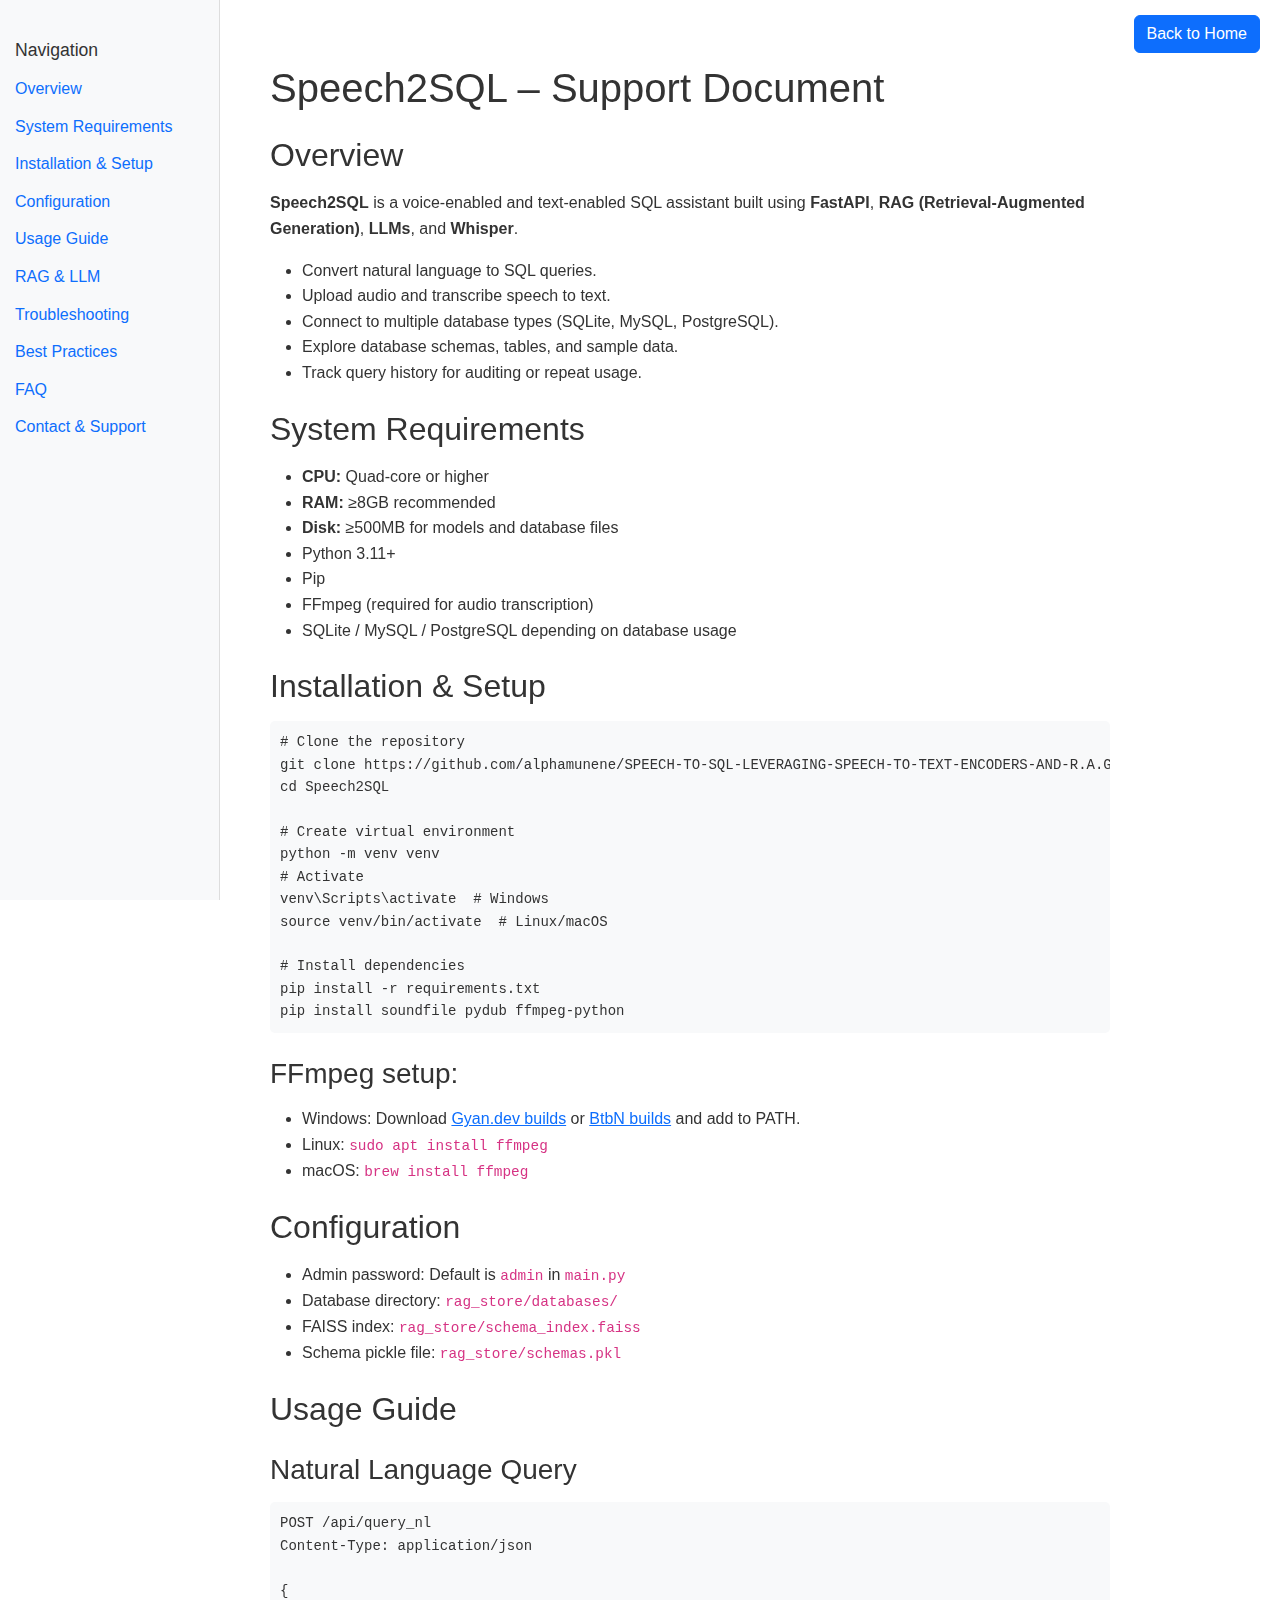
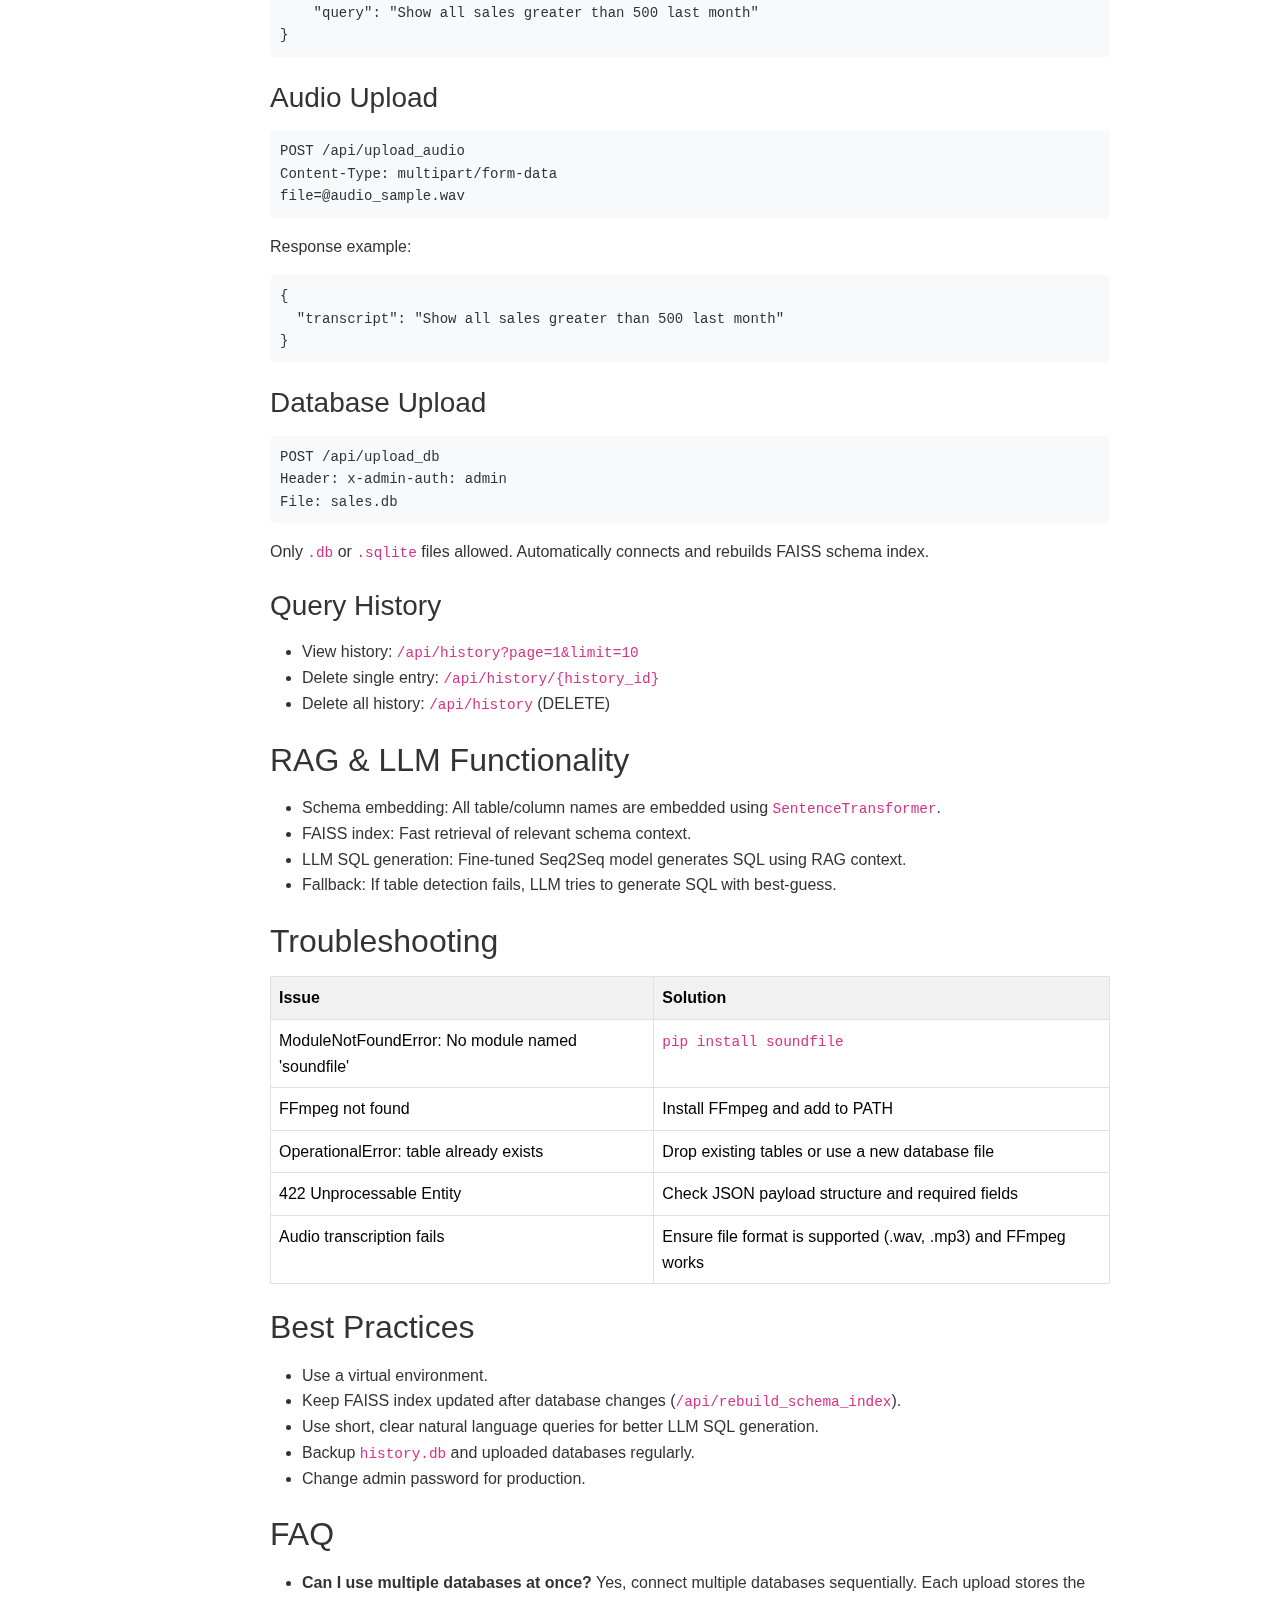
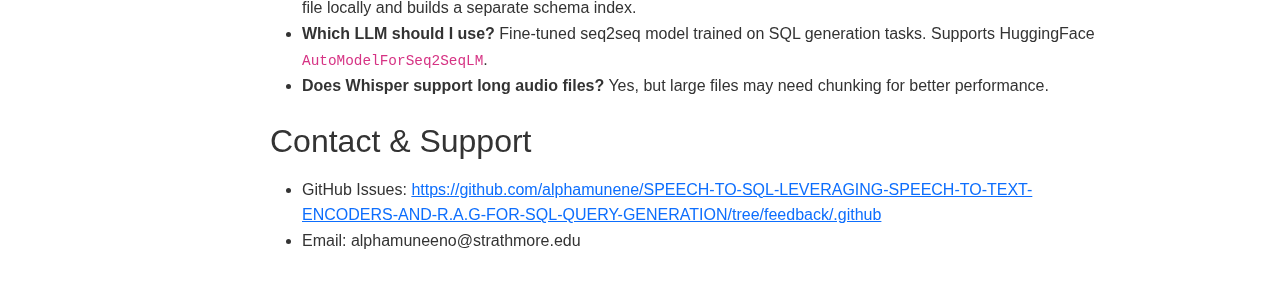
<file: static/support.html>
<!DOCTYPE html>
<html lang="en">
<head>
  <meta charset="UTF-8">
  <meta name="viewport" content="width=device-width, initial-scale=1.0">
  <title>Speech2SQL Support</title>
  <link href="https://cdn.jsdelivr.net/npm/bootstrap@5.3.0/dist/css/bootstrap.min.css" rel="stylesheet">
  <style>
    body {
      font-family: 'Segoe UI', Tahoma, Geneva, Verdana, sans-serif;
      background-color: #ffffff;
      color: #333;
      line-height: 1.6;
      padding-top: 20px;
    }

    /* Sidebar */
    #sidebar {
      position: fixed;
      top: 0;
      left: 0;
      height: 100%;
      width: 220px;
      padding-top: 20px;
      background-color: #f8f9fa;
      border-right: 1px solid #ddd;
      overflow-y: auto;
    }

    #sidebar h4 {
      padding-left: 15px;
      margin-top: 20px;
      margin-bottom: 10px;
      font-size: 1.1rem;
    }

    #sidebar a {
      display: block;
      padding: 5px 15px;
      color: #0d6efd;
      text-decoration: none;
      margin-bottom: 2px;
    }

    #sidebar a:hover {
      text-decoration: underline;
      background-color: #e9ecef;
      border-radius: 5px;
    }

    /* Main content */
    .content {
      margin-left: 240px;
      padding: 20px 30px;
      max-width: 900px;
    }

    h1, h2, h3, h4 {
      margin-top: 1.5rem;
      margin-bottom: 1rem;
    }

    pre {
      background-color: #f8f9fa;
      padding: 10px;
      border-radius: 5px;
      overflow-x: auto;
    }

    code {
      font-size: 0.9rem;
    }

    table {
      width: 100%;
    }

    th, td {
      padding: 0.5rem;
      vertical-align: top;
    }

    .table thead th {
      background-color: #f1f1f1;
    }

    a.anchor-link {
      text-decoration: none;
      color: inherit;
      margin-left: 5px;
      font-weight: normal;
    }
  </style>
</head>
<body>
  <div id="sidebar">
    <h4>Navigation</h4>
    <a href="#overview">Overview</a>
    <a href="#requirements">System Requirements</a>
    <a href="#installation">Installation & Setup</a>
    <a href="#configuration">Configuration</a>
    <a href="#usage">Usage Guide</a>
    <a href="#rag">RAG & LLM</a>
    <a href="#troubleshooting">Troubleshooting</a>
    <a href="#best-practices">Best Practices</a>
    <a href="#faq">FAQ</a>
    <a href="#contact">Contact & Support</a>
  </div>

  <div class="content">
    <h1 id="overview">Speech2SQL – Support Document</h1>

    <h2>Overview</h2>
    <p><strong>Speech2SQL</strong> is a voice-enabled and text-enabled SQL assistant built using <strong>FastAPI</strong>, <strong>RAG (Retrieval-Augmented Generation)</strong>, <strong>LLMs</strong>, and <strong>Whisper</strong>.</p>
    <ul>
      <li>Convert natural language to SQL queries.</li>
      <li>Upload audio and transcribe speech to text.</li>
      <li>Connect to multiple database types (SQLite, MySQL, PostgreSQL).</li>
      <li>Explore database schemas, tables, and sample data.</li>
      <li>Track query history for auditing or repeat usage.</li>
    </ul>

    <h2 id="requirements">System Requirements</h2>
    <ul>
      <li><strong>CPU:</strong> Quad-core or higher</li>
      <li><strong>RAM:</strong> ≥8GB recommended</li>
      <li><strong>Disk:</strong> ≥500MB for models and database files</li>
      <li>Python 3.11+</li>
      <li>Pip</li>
      <li>FFmpeg (required for audio transcription)</li>
      <li>SQLite / MySQL / PostgreSQL depending on database usage</li>
    </ul>

    <h2 id="installation">Installation & Setup</h2>
    <pre><code># Clone the repository
git clone https://github.com/alphamunene/SPEECH-TO-SQL-LEVERAGING-SPEECH-TO-TEXT-ENCODERS-AND-R.A.G-FOR-SQL-QUERY-GENERATION/tree/feedback/.github
cd Speech2SQL

# Create virtual environment
python -m venv venv
# Activate
venv\Scripts\activate  # Windows
source venv/bin/activate  # Linux/macOS

# Install dependencies
pip install -r requirements.txt
pip install soundfile pydub ffmpeg-python
</code></pre>

    <h3>FFmpeg setup:</h3>
    <ul>
      <li>Windows: Download <a href="https://www.gyan.dev/ffmpeg/builds/" target="_blank">Gyan.dev builds</a> or <a href="https://github.com/BtbN/FFmpeg-Builds/releases" target="_blank">BtbN builds</a> and add to PATH.</li>
      <li>Linux: <code>sudo apt install ffmpeg</code></li>
      <li>macOS: <code>brew install ffmpeg</code></li>
    </ul>

    <h2 id="configuration">Configuration</h2>
    <ul>
      <li>Admin password: Default is <code>admin</code> in <code>main.py</code></li>
      <li>Database directory: <code>rag_store/databases/</code></li>
      <li>FAISS index: <code>rag_store/schema_index.faiss</code></li>
      <li>Schema pickle file: <code>rag_store/schemas.pkl</code></li>
    </ul>

    <h2 id="usage">Usage Guide</h2>

    <h3>Natural Language Query</h3>
    <pre><code>POST /api/query_nl
Content-Type: application/json

{
    "query": "Show all sales greater than 500 last month"
}</code></pre>

    <h3>Audio Upload</h3>
    <pre><code>POST /api/upload_audio
Content-Type: multipart/form-data
file=@audio_sample.wav</code></pre>
    <p>Response example:</p>
    <pre><code>{
  "transcript": "Show all sales greater than 500 last month"
}</code></pre>

    <h3>Database Upload</h3>
    <pre><code>POST /api/upload_db
Header: x-admin-auth: admin
File: sales.db</code></pre>
    <p>Only <code>.db</code> or <code>.sqlite</code> files allowed. Automatically connects and rebuilds FAISS schema index.</p>

    <h3>Query History</h3>
    <ul>
      <li>View history: <code>/api/history?page=1&limit=10</code></li>
      <li>Delete single entry: <code>/api/history/{history_id}</code></li>
      <li>Delete all history: <code>/api/history</code> (DELETE)</li>
    </ul>

    <h2 id="rag">RAG & LLM Functionality</h2>
    <ul>
      <li>Schema embedding: All table/column names are embedded using <code>SentenceTransformer</code>.</li>
      <li>FAISS index: Fast retrieval of relevant schema context.</li>
      <li>LLM SQL generation: Fine-tuned Seq2Seq model generates SQL using RAG context.</li>
      <li>Fallback: If table detection fails, LLM tries to generate SQL with best-guess.</li>
    </ul>

    <h2 id="troubleshooting">Troubleshooting</h2>
    <table class="table table-bordered">
      <thead>
        <tr>
          <th>Issue</th>
          <th>Solution</th>
        </tr>
      </thead>
      <tbody>
        <tr>
          <td>ModuleNotFoundError: No module named 'soundfile'</td>
          <td><code>pip install soundfile</code></td>
        </tr>
        <tr>
          <td>FFmpeg not found</td>
          <td>Install FFmpeg and add to PATH</td>
        </tr>
        <tr>
          <td>OperationalError: table already exists</td>
          <td>Drop existing tables or use a new database file</td>
        </tr>
        <tr>
          <td>422 Unprocessable Entity</td>
          <td>Check JSON payload structure and required fields</td>
        </tr>
        <tr>
          <td>Audio transcription fails</td>
          <td>Ensure file format is supported (.wav, .mp3) and FFmpeg works</td>
        </tr>
      </tbody>
    </table>

    <h2 id="best-practices">Best Practices</h2>
    <ul>
      <li>Use a virtual environment.</li>
      <li>Keep FAISS index updated after database changes (<code>/api/rebuild_schema_index</code>).</li>
      <li>Use short, clear natural language queries for better LLM SQL generation.</li>
      <li>Backup <code>history.db</code> and uploaded databases regularly.</li>
      <li>Change admin password for production.</li>
    </ul>

    <h2 id="faq">FAQ</h2>
    <ul>
      <li><strong>Can I use multiple databases at once?</strong> Yes, connect multiple databases sequentially. Each upload stores the file locally and builds a separate schema index.</li>
      <li><strong>Which LLM should I use?</strong> Fine-tuned seq2seq model trained on SQL generation tasks. Supports HuggingFace <code>AutoModelForSeq2SeqLM</code>.</li>
      <li><strong>Does Whisper support long audio files?</strong> Yes, but large files may need chunking for better performance.</li>
    </ul>

    <h2 id="contact">Contact & Support</h2>
    <ul>
      <li>GitHub Issues: <a href="https://github.com/alphamunene/SPEECH-TO-SQL-LEVERAGING-SPEECH-TO-TEXT-ENCODERS-AND-R.A.G-FOR-SQL-QUERY-GENERATION/tree/feedback/.github" target="_blank">https://github.com/alphamunene/SPEECH-TO-SQL-LEVERAGING-SPEECH-TO-TEXT-ENCODERS-AND-R.A.G-FOR-SQL-QUERY-GENERATION/tree/feedback/.github</a></li>
      <li>Email: alphamuneeno@strathmore.edu</li>
    </ul>
  </div>

  <!-- Back to Home Button -->
<a href="http://127.0.0.1:8000/#" class="btn btn-primary" style="position: fixed; top: 15px; right: 20px; z-index: 1000;">
  Back to Home
</a>

</body>
</html>
</file>
